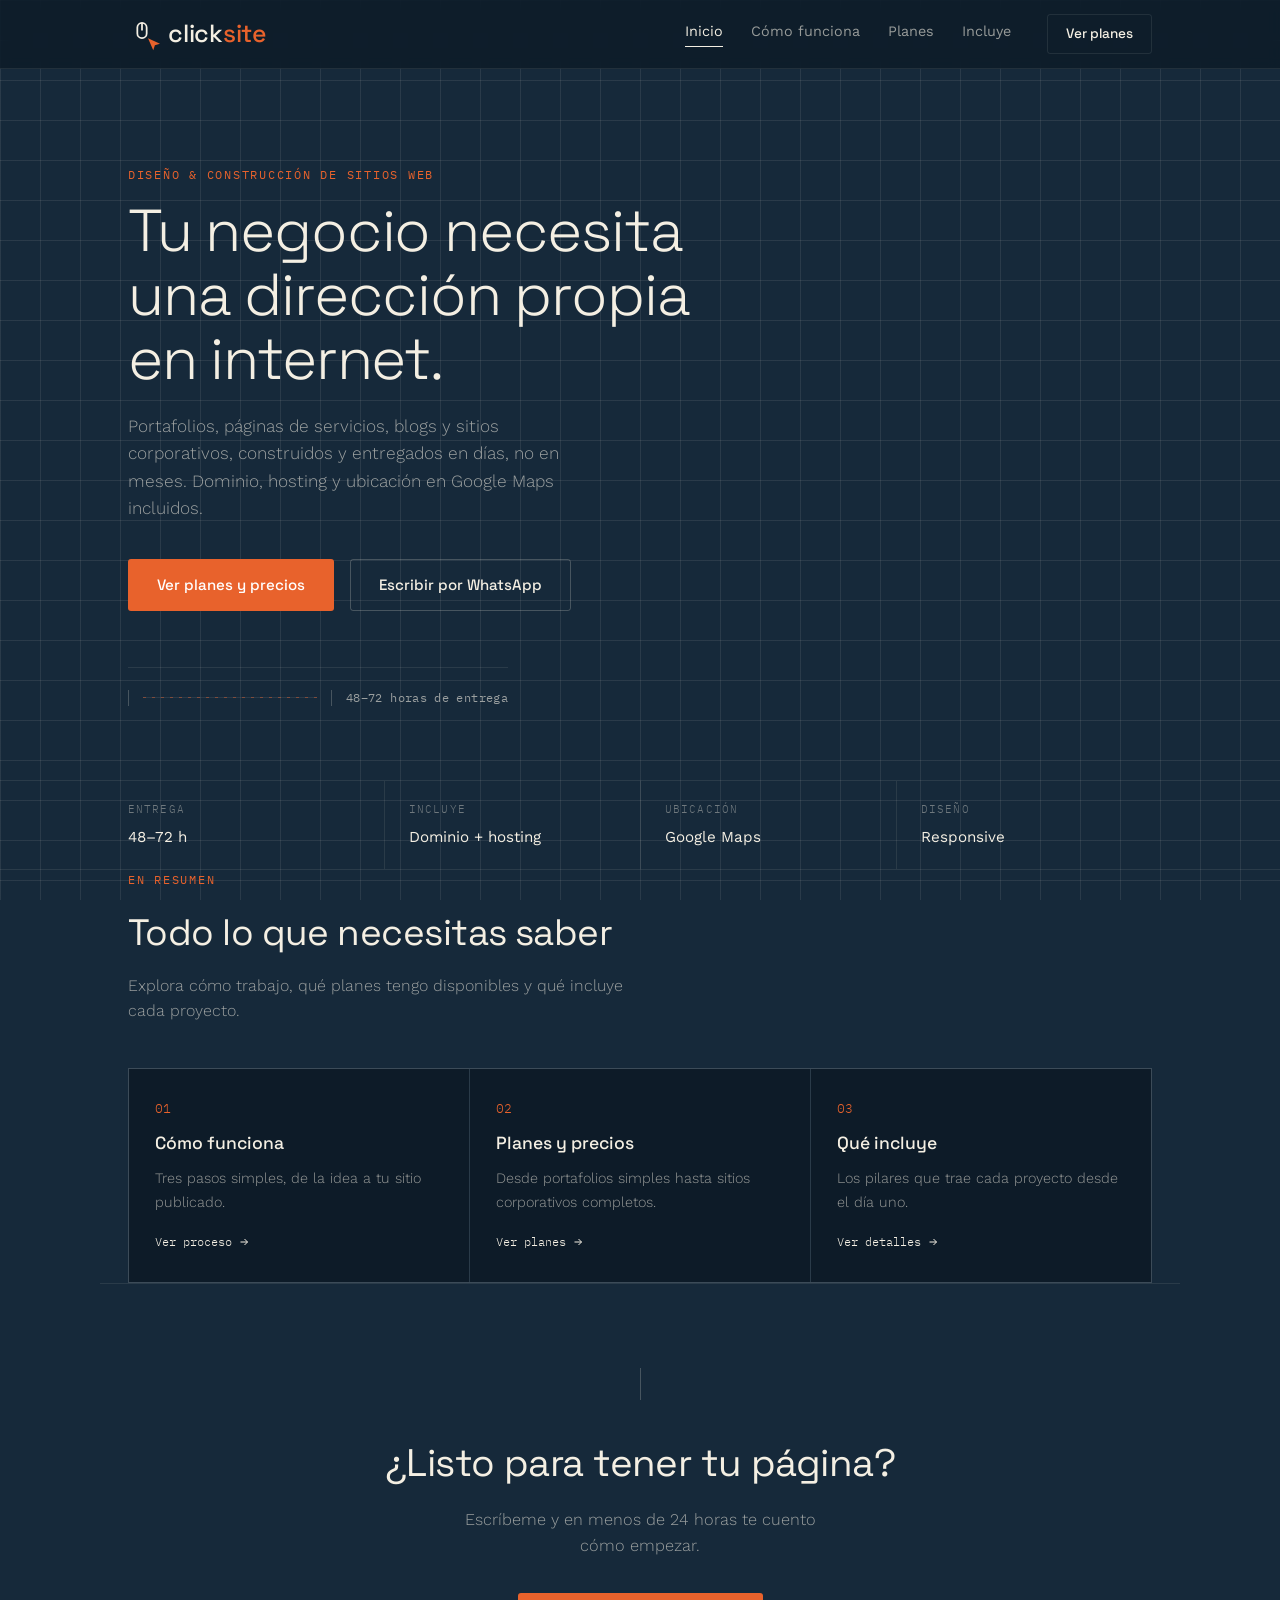
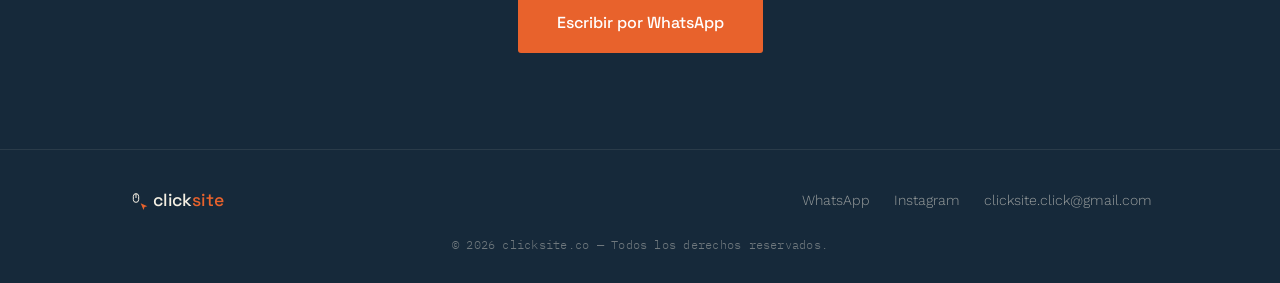
<file: index.html>
<!DOCTYPE html>
<html lang="es">
<head>
  <meta charset="UTF-8" />
  <meta name="viewport" content="width=device-width, initial-scale=1.0" />
  <title>ClickSite — Tu página web profesional en 72 horas</title>
  <link rel="preconnect" href="https://fonts.googleapis.com" />
  <link rel="preconnect" href="https://fonts.gstatic.com" crossorigin />
  <link href="https://fonts.googleapis.com/css2?family=Space+Grotesk:wght@300;400;500;600&family=Work+Sans:wght@300;400;500&family=IBM+Plex+Mono:wght@400;500&display=swap" rel="stylesheet" />
  <link rel="icon" type="image/svg+xml" href="favicon.svg" />
  <link rel="icon" type="image/x-icon" href="favicon.ico" />
  <link rel="apple-touch-icon" href="apple-touch-icon.png" />
  <link rel="stylesheet" href="style.css" />
</head>
<body>

  <div class="blueprint-bg"></div>

  <header class="site-header">
    <div class="wrap header-inner">
      <a href="index.html" class="brand">
        <span class="brand-mark" aria-hidden="true">
          <svg viewBox="0 0 24 24" width="18" height="18" fill="none" stroke="currentColor" stroke-width="1.5">
            <rect x="8" y="2.5" width="8" height="13" rx="4" />
            <line x1="12" y1="2.5" x2="12" y2="9" />
          </svg>
          <svg class="cursor-icon" viewBox="0 0 24 24" width="12" height="12" fill="currentColor">
            <path d="M4 3l7 16 2.2-6.8L20 10.2z" />
          </svg>
        </span>
        <span class="brand-name">click<span class="brand-dot">site</span></span>
      </a>
      <nav class="main-nav" aria-label="Secciones">
        <a href="index.html">Inicio</a>
        <a href="proceso.html">Cómo funciona</a>
        <a href="planes.html">Planes</a>
        <a href="incluye.html">Incluye</a>
      </nav>
      <a href="planes.html" class="btn btn-ghost">Ver planes</a>
    </div>
  </header>

  <main>

    <!-- HERO -->
    <section class="hero wrap">
      <p class="eyebrow reveal" style="--d:0">Diseño &amp; construcción de sitios web</p>
      <h1 class="hero-title reveal" style="--d:1">
        Tu negocio necesita<br />
        una dirección propia<br />
        en internet.
      </h1>
      <p class="hero-sub reveal" style="--d:2">
        Portafolios, páginas de servicios, blogs y sitios corporativos, construidos
        y entregados en días, no en meses. Dominio, hosting y ubicación en
        Google Maps incluidos.
      </p>
      <div class="hero-actions reveal" style="--d:3">
        <a href="planes.html" class="btn btn-primary">Ver planes y precios</a>
        <a href="https://wa.me/3249858782?text=Hola%2C%20buenas%20tardes%2C%20quiero%20crear%20mi%20p%C3%A1gina%20web%2C%20%C2%BFpodr%C3%ADas%20asesorarme%20o%20ayudarme%20a%20crearla%3F" class="btn btn-outline">Escribir por WhatsApp</a>
      </div>

      <div class="dimension-line reveal" style="--d:4">
        <span class="dim-start"></span>
        <span class="dim-track"><span class="dim-fill"></span></span>
        <span class="dim-end"></span>
        <span class="dim-label">48–72 horas de entrega</span>
      </div>
    </section>

    <!-- FICHA TÉCNICA -->
    <div class="specsheet">
      <div class="wrap specsheet-grid">
        <div class="spec-item">
          <span class="spec-label">Entrega</span>
          <span class="spec-value">48–72 h</span>
        </div>
        <div class="spec-item">
          <span class="spec-label">Incluye</span>
          <span class="spec-value">Dominio + hosting</span>
        </div>
        <div class="spec-item">
          <span class="spec-label">Ubicación</span>
          <span class="spec-value">Google Maps</span>
        </div>
        <div class="spec-item">
          <span class="spec-label">Diseño</span>
          <span class="spec-value">Responsive</span>
        </div>
      </div>
    </div>

    <!-- TEASER DE PÁGINAS -->
    <section class="wrap">
      <div class="section-header reveal-scroll">
        <p class="eyebrow">En resumen</p>
        <h2 class="section-title">Todo lo que necesitas saber</h2>
        <p class="section-sub">Explora cómo trabajo, qué planes tengo disponibles y qué incluye cada proyecto.</p>
      </div>
      <div class="teaser-grid">
        <a href="proceso.html" class="teaser-card reveal-scroll" style="--rd:0s">
          <span class="teaser-num">01</span>
          <h3>Cómo funciona</h3>
          <p>Tres pasos simples, de la idea a tu sitio publicado.</p>
          <span class="teaser-link">Ver proceso
            <svg width="12" height="12" viewBox="0 0 24 24" fill="none" stroke="currentColor" stroke-width="2"><path d="M5 12h14M13 6l6 6-6 6"/></svg>
          </span>
        </a>
        <a href="planes.html" class="teaser-card reveal-scroll" style="--rd:0.12s">
          <span class="teaser-num">02</span>
          <h3>Planes y precios</h3>
          <p>Desde portafolios simples hasta sitios corporativos completos.</p>
          <span class="teaser-link">Ver planes
            <svg width="12" height="12" viewBox="0 0 24 24" fill="none" stroke="currentColor" stroke-width="2"><path d="M5 12h14M13 6l6 6-6 6"/></svg>
          </span>
        </a>
        <a href="incluye.html" class="teaser-card reveal-scroll" style="--rd:0.24s">
          <span class="teaser-num">03</span>
          <h3>Qué incluye</h3>
          <p>Los pilares que trae cada proyecto desde el día uno.</p>
          <span class="teaser-link">Ver detalles
            <svg width="12" height="12" viewBox="0 0 24 24" fill="none" stroke="currentColor" stroke-width="2"><path d="M5 12h14M13 6l6 6-6 6"/></svg>
          </span>
        </a>
      </div>
    </section>

    <!-- CTA FINAL -->
    <section class="final-cta wrap reveal-scroll">
      <span class="final-rule" aria-hidden="true"></span>
      <h2>¿Listo para tener tu página?</h2>
      <p>Escríbeme y en menos de 24 horas te cuento cómo empezar.</p>
      <a href="https://wa.me/3249858782?text=Hola%2C%20buenas%20tardes%2C%20quiero%20crear%20mi%20p%C3%A1gina%20web%2C%20%C2%BFpodr%C3%ADas%20asesorarme%20o%20ayudarme%20a%20crearla%3F" class="btn btn-primary btn-large">Escribir por WhatsApp</a>
    </section>

  </main>

  <footer class="site-footer">
    <div class="wrap footer-inner">
      <span class="brand">
        <span class="brand-mark" aria-hidden="true">
          <svg viewBox="0 0 24 24" width="16" height="16" fill="none" stroke="currentColor" stroke-width="1.5">
            <rect x="8" y="2.5" width="8" height="13" rx="4" />
            <line x1="12" y1="2.5" x2="12" y2="9" />
          </svg>
          <svg class="cursor-icon" viewBox="0 0 24 24" width="10" height="10" fill="currentColor">
            <path d="M4 3l7 16 2.2-6.8L20 10.2z" />
          </svg>
        </span>
        <span class="brand-name">click<span class="brand-dot">site</span></span>
      </span>
      <div class="footer-links">
        <a href="https://wa.me/3249858782?text=Hola%2C%20buenas%20tardes%2C%20quiero%20crear%20mi%20p%C3%A1gina%20web%2C%20%C2%BFpodr%C3%ADas%20asesorarme%20o%20ayudarme%20a%20crearla%3F">WhatsApp</a>
        <a href="https://www.instagram.com/clicksite.click/">Instagram</a>
        <a href="https://mail.google.com/mail/?view=cm&fs=1&to=clicksite.click@gmail.com">clicksite.click@gmail.com</a>
      </div>
    </div>
    <p class="footer-legal">© 2026 clicksite.co — Todos los derechos reservados.</p>
  </footer>

  <script src="script.js"></script>
</body>
</html>
</file>
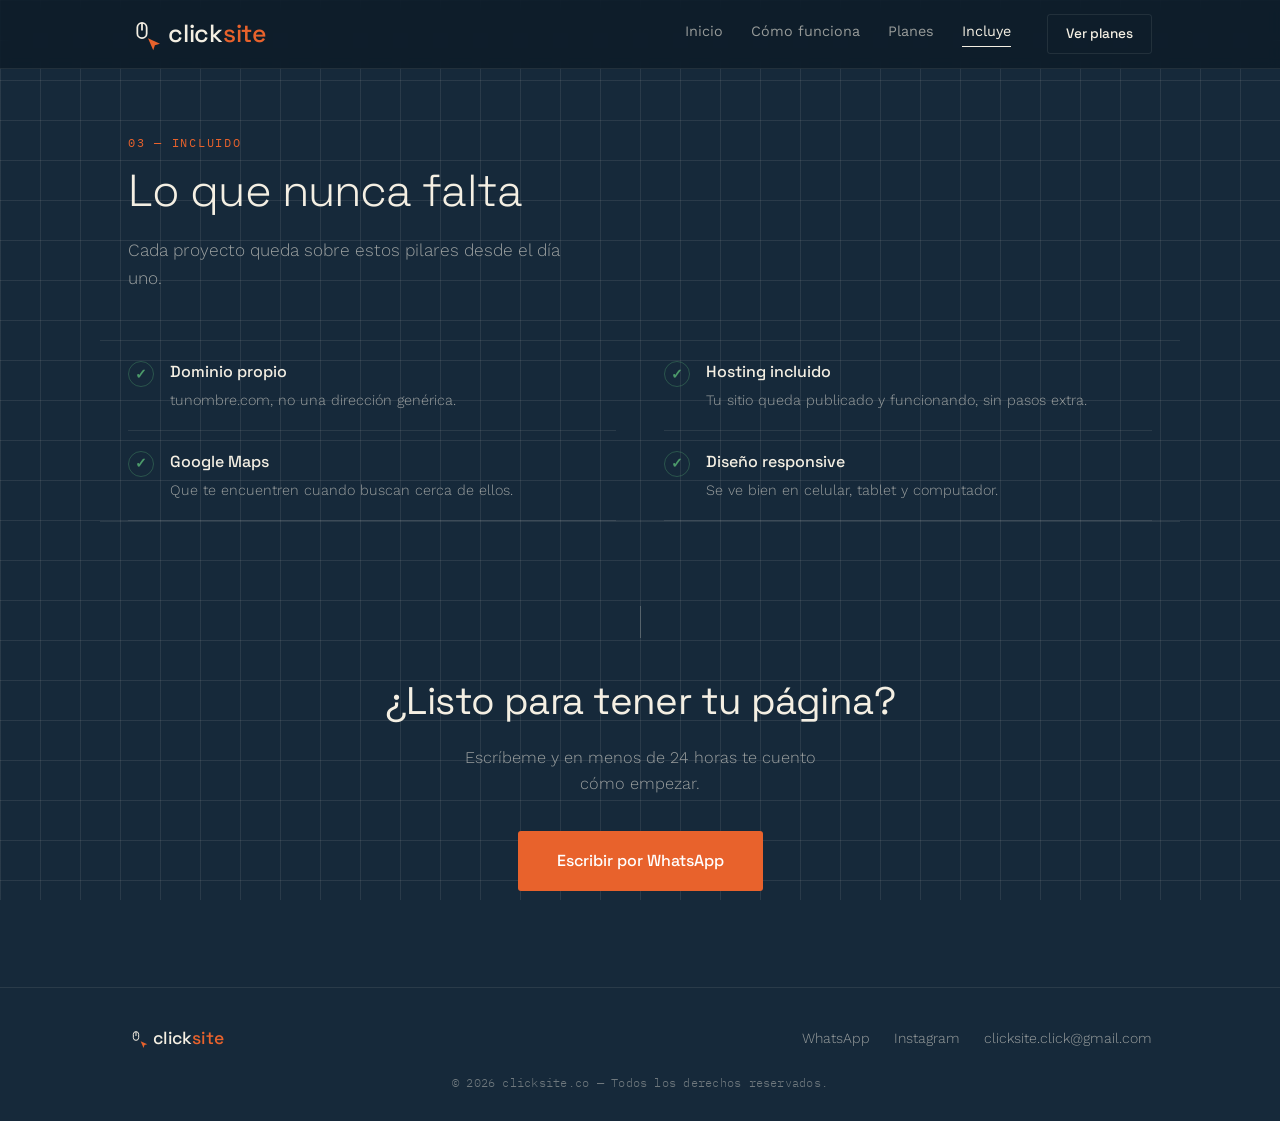
<file: incluye.html>
<!DOCTYPE html>
<html lang="es">
<head>
  <meta charset="UTF-8" />
  <meta name="viewport" content="width=device-width, initial-scale=1.0" />
  <title>Qué incluye — ClickSite</title>
  <link rel="preconnect" href="https://fonts.googleapis.com" />
  <link rel="preconnect" href="https://fonts.gstatic.com" crossorigin />
  <link href="https://fonts.googleapis.com/css2?family=Space+Grotesk:wght@300;400;500;600&family=Work+Sans:wght@300;400;500&family=IBM+Plex+Mono:wght@400;500&display=swap" rel="stylesheet" />
  <link rel="icon" type="image/svg+xml" href="favicon.svg" />
  <link rel="icon" type="image/x-icon" href="favicon.ico" />
  <link rel="apple-touch-icon" href="apple-touch-icon.png" />
  <link rel="stylesheet" href="style.css" />
</head>
<body>

  <div class="blueprint-bg"></div>

  <header class="site-header">
    <div class="wrap header-inner">
      <a href="index.html" class="brand">
        <span class="brand-mark" aria-hidden="true">
          <svg viewBox="0 0 24 24" width="18" height="18" fill="none" stroke="currentColor" stroke-width="1.5">
            <rect x="8" y="2.5" width="8" height="13" rx="4" />
            <line x1="12" y1="2.5" x2="12" y2="9" />
          </svg>
          <svg class="cursor-icon" viewBox="0 0 24 24" width="12" height="12" fill="currentColor">
            <path d="M4 3l7 16 2.2-6.8L20 10.2z" />
          </svg>
        </span>
        <span class="brand-name">click<span class="brand-dot">site</span></span>
      </a>
      <nav class="main-nav" aria-label="Secciones">
        <a href="index.html">Inicio</a>
        <a href="proceso.html">Cómo funciona</a>
        <a href="planes.html">Planes</a>
        <a href="incluye.html">Incluye</a>
      </nav>
      <a href="planes.html" class="btn btn-ghost">Ver planes</a>
    </div>
  </header>

  <main>

    <div class="page-hero wrap reveal" style="--d:0">
      <p class="eyebrow">03 — Incluido</p>
      <h1 class="hero-title" style="font-size:clamp(2rem,4.4vw,2.8rem)">Lo que nunca falta</h1>
      <p class="hero-sub" style="margin-bottom:0">Cada proyecto queda sobre estos pilares desde el día uno.</p>
    </div>

    <section class="includes wrap" style="border-top:none">
      <div class="includes-grid">
        <div class="include-item reveal-scroll" style="--rd:0s">
          <span class="include-mark">✓</span>
          <div>
            <h4>Dominio propio</h4>
            <p>tunombre.com, no una dirección genérica.</p>
          </div>
        </div>
        <div class="include-item reveal-scroll" style="--rd:0.08s">
          <span class="include-mark">✓</span>
          <div>
            <h4>Hosting incluido</h4>
            <p>Tu sitio queda publicado y funcionando, sin pasos extra.</p>
          </div>
        </div>
        <div class="include-item reveal-scroll" style="--rd:0.16s">
          <span class="include-mark">✓</span>
          <div>
            <h4>Google Maps</h4>
            <p>Que te encuentren cuando buscan cerca de ellos.</p>
          </div>
        </div>
        <div class="include-item reveal-scroll" style="--rd:0.24s">
          <span class="include-mark">✓</span>
          <div>
            <h4>Diseño responsive</h4>
            <p>Se ve bien en celular, tablet y computador.</p>
          </div>
        </div>
      </div>
    </section>

    <section class="final-cta wrap reveal-scroll">
      <span class="final-rule" aria-hidden="true"></span>
      <h2>¿Listo para tener tu página?</h2>
      <p>Escríbeme y en menos de 24 horas te cuento cómo empezar.</p>
      <a href="https://wa.me/3249858782?text=Hola%2C%20buenas%20tardes%2C%20quiero%20crear%20mi%20p%C3%A1gina%20web%2C%20%C2%BFpodr%C3%ADas%20asesorarme%20o%20ayudarme%20a%20crearla%3F" class="btn btn-primary btn-large">Escribir por WhatsApp</a>
    </section>

  </main>

  <footer class="site-footer">
    <div class="wrap footer-inner">
      <span class="brand">
        <span class="brand-mark" aria-hidden="true">
          <svg viewBox="0 0 24 24" width="16" height="16" fill="none" stroke="currentColor" stroke-width="1.5">
            <rect x="8" y="2.5" width="8" height="13" rx="4" />
            <line x1="12" y1="2.5" x2="12" y2="9" />
          </svg>
          <svg class="cursor-icon" viewBox="0 0 24 24" width="10" height="10" fill="currentColor">
            <path d="M4 3l7 16 2.2-6.8L20 10.2z" />
          </svg>
        </span>
        <span class="brand-name">click<span class="brand-dot">site</span></span>
      </span>
      <div class="footer-links">
        <a href="https://wa.me/3249858782?text=Hola%2C%20buenas%20tardes%2C%20quiero%20crear%20mi%20p%C3%A1gina%20web%2C%20%C2%BFpodr%C3%ADas%20asesorarme%20o%20ayudarme%20a%20crearla%3F">WhatsApp</a>
        <a href="https://www.instagram.com/clicksite.click/">Instagram</a>
        <a href="https://mail.google.com/mail/?view=cm&fs=1&to=clicksite.click@gmail.com">clicksite.click@gmail.com</a>
      </div>
    </div>
    <p class="footer-legal">© 2026 clicksite.co — Todos los derechos reservados.</p>
  </footer>

  <script src="script.js"></script>
</body>
</html>
</file>
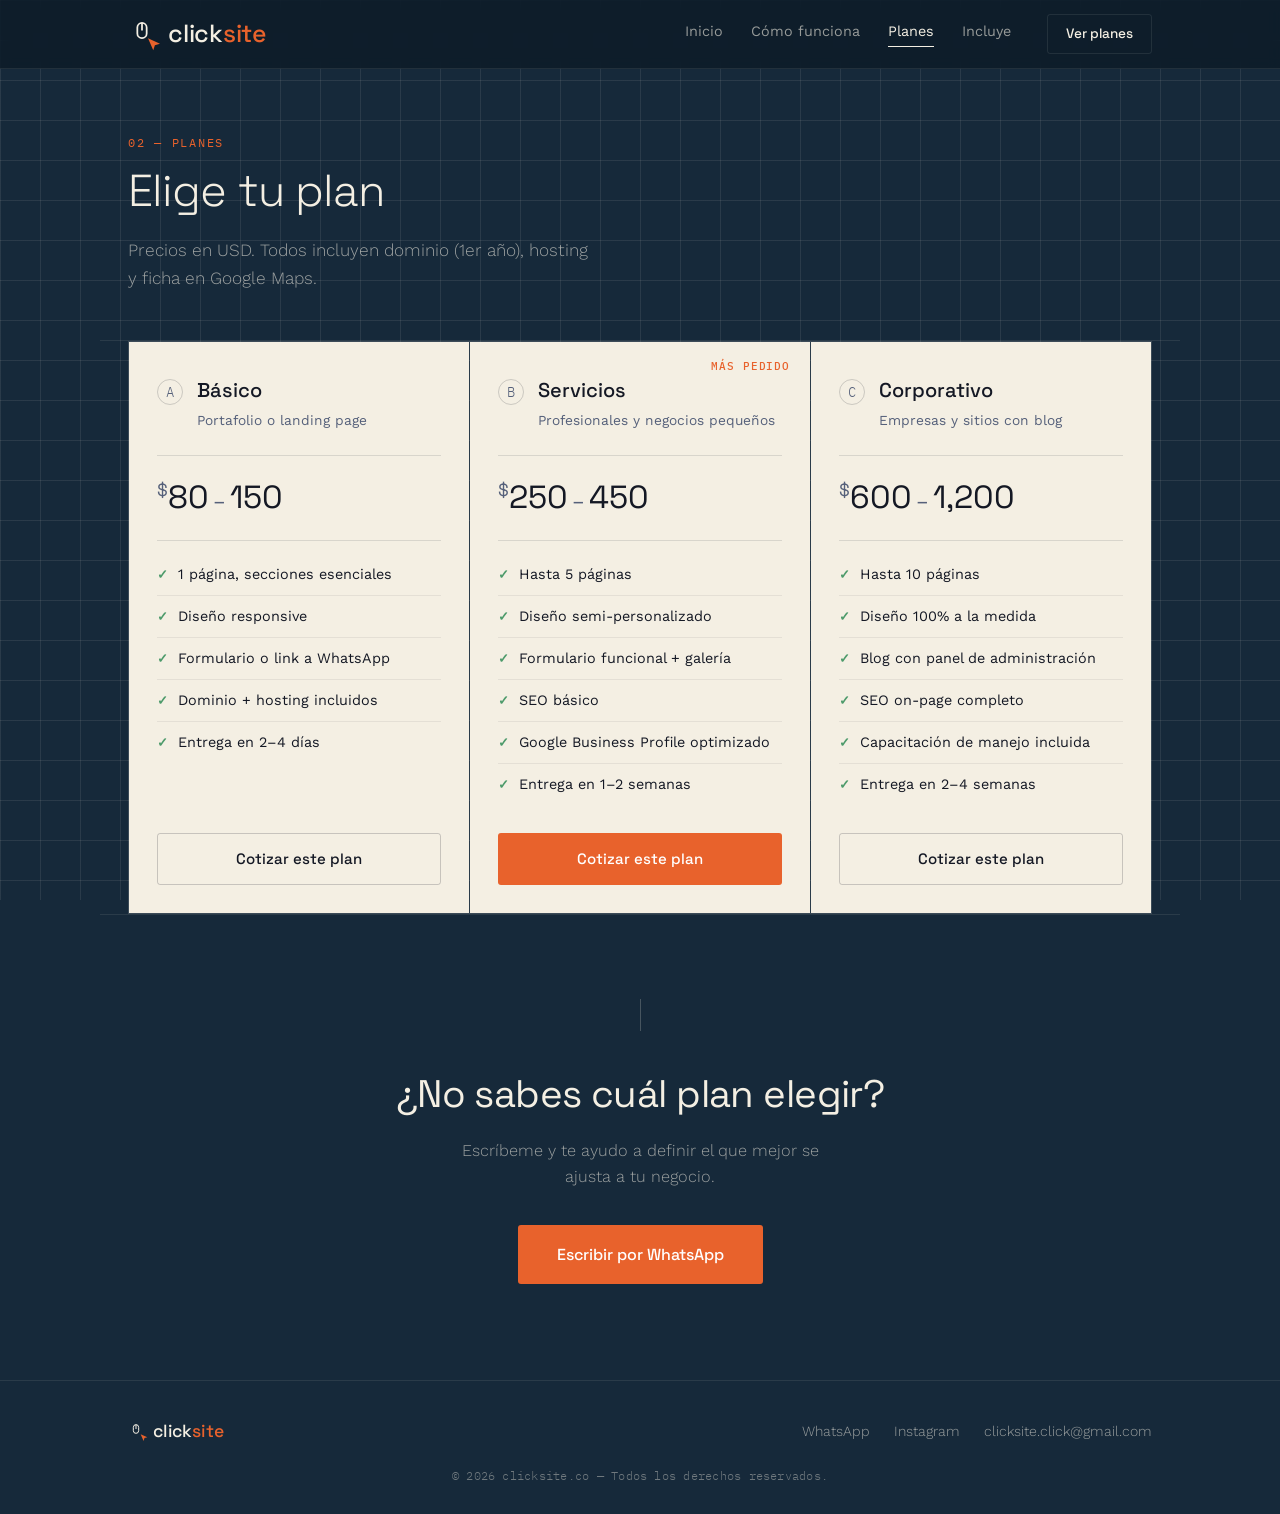
<file: planes.html>
<!DOCTYPE html>
<html lang="es">
<head>
  <meta charset="UTF-8" />
  <meta name="viewport" content="width=device-width, initial-scale=1.0" />
  <title>Planes y precios — ClickSite</title>
  <link rel="preconnect" href="https://fonts.googleapis.com" />
  <link rel="preconnect" href="https://fonts.gstatic.com" crossorigin />
  <link href="https://fonts.googleapis.com/css2?family=Space+Grotesk:wght@300;400;500;600&family=Work+Sans:wght@300;400;500&family=IBM+Plex+Mono:wght@400;500&display=swap" rel="stylesheet" />
  <link rel="icon" type="image/svg+xml" href="favicon.svg" />
  <link rel="icon" type="image/x-icon" href="favicon.ico" />
  <link rel="apple-touch-icon" href="apple-touch-icon.png" />
  <link rel="stylesheet" href="style.css" />
</head>
<body>

  <div class="blueprint-bg"></div>

  <header class="site-header">
    <div class="wrap header-inner">
      <a href="index.html" class="brand">
        <span class="brand-mark" aria-hidden="true">
          <svg viewBox="0 0 24 24" width="18" height="18" fill="none" stroke="currentColor" stroke-width="1.5">
            <rect x="8" y="2.5" width="8" height="13" rx="4" />
            <line x1="12" y1="2.5" x2="12" y2="9" />
          </svg>
          <svg class="cursor-icon" viewBox="0 0 24 24" width="12" height="12" fill="currentColor">
            <path d="M4 3l7 16 2.2-6.8L20 10.2z" />
          </svg>
        </span>
        <span class="brand-name">click<span class="brand-dot">site</span></span>
      </a>
      <nav class="main-nav" aria-label="Secciones">
        <a href="index.html">Inicio</a>
        <a href="proceso.html">Cómo funciona</a>
        <a href="planes.html">Planes</a>
        <a href="incluye.html">Incluye</a>
      </nav>
      <a href="planes.html" class="btn btn-ghost">Ver planes</a>
    </div>
  </header>

  <main>

    <div class="page-hero wrap reveal" style="--d:0">
      <p class="eyebrow">02 — Planes</p>
      <h1 class="hero-title" style="font-size:clamp(2rem,4.4vw,2.8rem)">Elige tu plan</h1>
      <p class="hero-sub" style="margin-bottom:0">Precios en USD. Todos incluyen dominio (1er año), hosting y ficha en Google Maps.</p>
    </div>

    <section class="plans wrap" style="border-top:none">
      <div class="plans-grid">

        <article class="plan-card reveal-scroll" style="--rd:0s">
          <div class="plan-head">
            <span class="plan-index">A</span>
            <div>
              <h3>Básico</h3>
              <p class="plan-for">Portafolio o landing page</p>
            </div>
          </div>
          <div class="plan-price"><span class="cur">$</span>80<span class="dash">–</span>150</div>
          <ul class="plan-list">
            <li>1 página, secciones esenciales</li>
            <li>Diseño responsive</li>
            <li>Formulario o link a WhatsApp</li>
            <li>Dominio + hosting incluidos</li>
            <li>Entrega en 2–4 días</li>
          </ul>
          <a href="https://wa.me/3249858782?text=Hola%2C%20buenas%20tardes%2C%20quiero%20saber%20m%C3%A1s%20sobre%20el%20plan%20B%C3%A1sico%20(portafolio%20o%20landing%20page)." class="btn btn-outline plan-cta">Cotizar este plan</a>
        </article>

        <article class="plan-card plan-featured reveal-scroll" style="--rd:0.12s">
          <div class="plan-flag">Más pedido</div>
          <div class="plan-head">
            <span class="plan-index">B</span>
            <div>
              <h3>Servicios</h3>
              <p class="plan-for">Profesionales y negocios pequeños</p>
            </div>
          </div>
          <div class="plan-price"><span class="cur">$</span>250<span class="dash">–</span>450</div>
          <ul class="plan-list">
            <li>Hasta 5 páginas</li>
            <li>Diseño semi-personalizado</li>
            <li>Formulario funcional + galería</li>
            <li>SEO básico</li>
            <li>Google Business Profile optimizado</li>
            <li>Entrega en 1–2 semanas</li>
          </ul>
          <a href="https://wa.me/3249858782?text=Hola%2C%20buenas%20tardes%2C%20quiero%20saber%20m%C3%A1s%20sobre%20el%20plan%20Servicios." class="btn btn-primary plan-cta">Cotizar este plan</a>
        </article>

        <article class="plan-card reveal-scroll" style="--rd:0.24s">
          <div class="plan-head">
            <span class="plan-index">C</span>
            <div>
              <h3>Corporativo</h3>
              <p class="plan-for">Empresas y sitios con blog</p>
            </div>
          </div>
          <div class="plan-price"><span class="cur">$</span>600<span class="dash">–</span>1,200</div>
          <ul class="plan-list">
            <li>Hasta 10 páginas</li>
            <li>Diseño 100% a la medida</li>
            <li>Blog con panel de administración</li>
            <li>SEO on-page completo</li>
            <li>Capacitación de manejo incluida</li>
            <li>Entrega en 2–4 semanas</li>
          </ul>
          <a href="https://wa.me/3249858782?text=Hola%2C%20buenas%20tardes%2C%20quiero%20saber%20m%C3%A1s%20sobre%20el%20plan%20Corporativo." class="btn btn-outline plan-cta">Cotizar este plan</a>
        </article>

      </div>
    </section>

    <section class="final-cta wrap reveal-scroll">
      <span class="final-rule" aria-hidden="true"></span>
      <h2>¿No sabes cuál plan elegir?</h2>
      <p>Escríbeme y te ayudo a definir el que mejor se ajusta a tu negocio.</p>
      <a href="https://wa.me/3249858782?text=Hola%2C%20buenas%20tardes%2C%20quiero%20crear%20mi%20p%C3%A1gina%20web%2C%20%C2%BFpodr%C3%ADas%20asesorarme%20o%20ayudarme%20a%20crearla%3F" class="btn btn-primary btn-large">Escribir por WhatsApp</a>
    </section>

  </main>

  <footer class="site-footer">
    <div class="wrap footer-inner">
      <span class="brand">
        <span class="brand-mark" aria-hidden="true">
          <svg viewBox="0 0 24 24" width="16" height="16" fill="none" stroke="currentColor" stroke-width="1.5">
            <rect x="8" y="2.5" width="8" height="13" rx="4" />
            <line x1="12" y1="2.5" x2="12" y2="9" />
          </svg>
          <svg class="cursor-icon" viewBox="0 0 24 24" width="10" height="10" fill="currentColor">
            <path d="M4 3l7 16 2.2-6.8L20 10.2z" />
          </svg>
        </span>
        <span class="brand-name">click<span class="brand-dot">site</span></span>
      </span>
      <div class="footer-links">
        <a href="https://wa.me/3249858782?text=Hola%2C%20buenas%20tardes%2C%20quiero%20crear%20mi%20p%C3%A1gina%20web%2C%20%C2%BFpodr%C3%ADas%20asesorarme%20o%20ayudarme%20a%20crearla%3F">WhatsApp</a>
        <a href="https://www.instagram.com/clicksite.click/">Instagram</a>
        <a href="https://mail.google.com/mail/?view=cm&fs=1&to=clicksite.click@gmail.com">clicksite.click@gmail.com</a>
      </div>
    </div>
    <p class="footer-legal">© 2026 clicksite.co — Todos los derechos reservados.</p>
  </footer>

  <script src="script.js"></script>
</body>
</html>
</file>
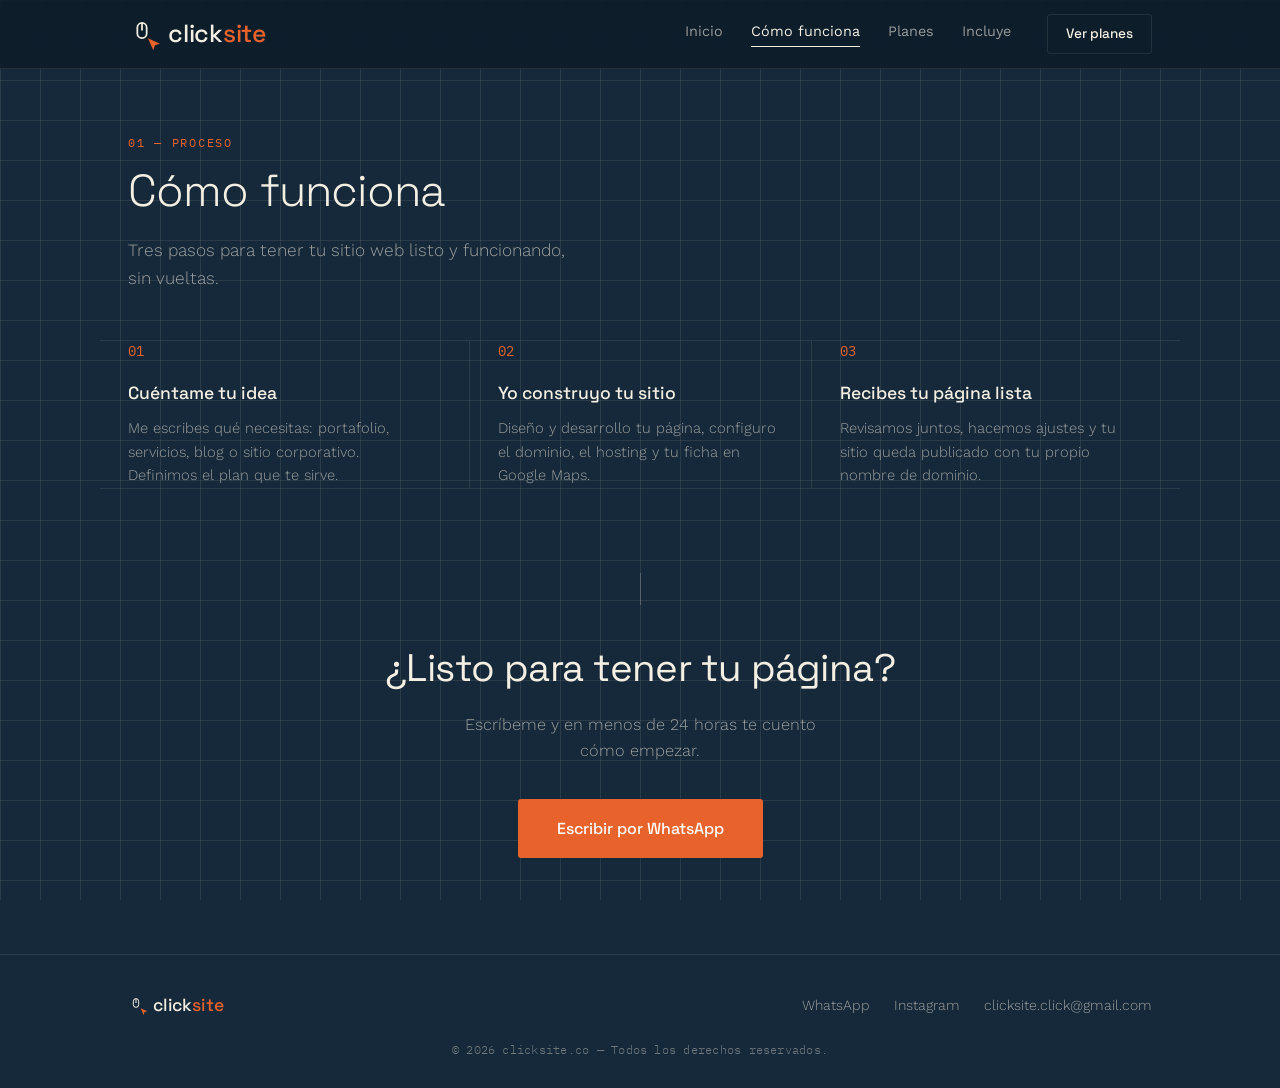
<file: proceso.html>
<!DOCTYPE html>
<html lang="es">
<head>
  <meta charset="UTF-8" />
  <meta name="viewport" content="width=device-width, initial-scale=1.0" />
  <title>Cómo funciona — ClickSite</title>
  <link rel="preconnect" href="https://fonts.googleapis.com" />
  <link rel="preconnect" href="https://fonts.gstatic.com" crossorigin />
  <link href="https://fonts.googleapis.com/css2?family=Space+Grotesk:wght@300;400;500;600&family=Work+Sans:wght@300;400;500&family=IBM+Plex+Mono:wght@400;500&display=swap" rel="stylesheet" />
  <link rel="icon" type="image/svg+xml" href="favicon.svg" />
  <link rel="icon" type="image/x-icon" href="favicon.ico" />
  <link rel="apple-touch-icon" href="apple-touch-icon.png" />
  <link rel="stylesheet" href="style.css" />
</head>
<body>

  <div class="blueprint-bg"></div>

  <header class="site-header">
    <div class="wrap header-inner">
      <a href="index.html" class="brand">
        <span class="brand-mark" aria-hidden="true">
          <svg viewBox="0 0 24 24" width="18" height="18" fill="none" stroke="currentColor" stroke-width="1.5">
            <rect x="8" y="2.5" width="8" height="13" rx="4" />
            <line x1="12" y1="2.5" x2="12" y2="9" />
          </svg>
          <svg class="cursor-icon" viewBox="0 0 24 24" width="12" height="12" fill="currentColor">
            <path d="M4 3l7 16 2.2-6.8L20 10.2z" />
          </svg>
        </span>
        <span class="brand-name">click<span class="brand-dot">site</span></span>
      </a>
      <nav class="main-nav" aria-label="Secciones">
        <a href="index.html">Inicio</a>
        <a href="proceso.html">Cómo funciona</a>
        <a href="planes.html">Planes</a>
        <a href="incluye.html">Incluye</a>
      </nav>
      <a href="planes.html" class="btn btn-ghost">Ver planes</a>
    </div>
  </header>

  <main>

    <div class="page-hero wrap reveal" style="--d:0">
      <p class="eyebrow">01 — Proceso</p>
      <h1 class="hero-title" style="font-size:clamp(2rem,4.4vw,2.8rem)">Cómo funciona</h1>
      <p class="hero-sub" style="margin-bottom:0">Tres pasos para tener tu sitio web listo y funcionando, sin vueltas.</p>
    </div>

    <section class="process wrap" style="border-top:none">
      <div class="process-grid">
        <div class="process-step reveal-scroll" style="--rd:0s">
          <span class="step-num">01</span>
          <h3>Cuéntame tu idea</h3>
          <p>Me escribes qué necesitas: portafolio, servicios, blog o sitio corporativo. Definimos el plan que te sirve.</p>
        </div>
        <div class="process-step reveal-scroll" style="--rd:0.12s">
          <span class="step-num">02</span>
          <h3>Yo construyo tu sitio</h3>
          <p>Diseño y desarrollo tu página, configuro el dominio, el hosting y tu ficha en Google Maps.</p>
        </div>
        <div class="process-step reveal-scroll" style="--rd:0.24s">
          <span class="step-num">03</span>
          <h3>Recibes tu página lista</h3>
          <p>Revisamos juntos, hacemos ajustes y tu sitio queda publicado con tu propio nombre de dominio.</p>
        </div>
      </div>
    </section>

    <section class="final-cta wrap reveal-scroll">
      <span class="final-rule" aria-hidden="true"></span>
      <h2>¿Listo para tener tu página?</h2>
      <p>Escríbeme y en menos de 24 horas te cuento cómo empezar.</p>
      <a href="https://wa.me/3249858782?text=Hola%2C%20buenas%20tardes%2C%20quiero%20crear%20mi%20p%C3%A1gina%20web%2C%20%C2%BFpodr%C3%ADas%20asesorarme%20o%20ayudarme%20a%20crearla%3F" class="btn btn-primary btn-large">Escribir por WhatsApp</a>
    </section>

  </main>

  <footer class="site-footer">
    <div class="wrap footer-inner">
      <span class="brand">
        <span class="brand-mark" aria-hidden="true">
          <svg viewBox="0 0 24 24" width="16" height="16" fill="none" stroke="currentColor" stroke-width="1.5">
            <rect x="8" y="2.5" width="8" height="13" rx="4" />
            <line x1="12" y1="2.5" x2="12" y2="9" />
          </svg>
          <svg class="cursor-icon" viewBox="0 0 24 24" width="10" height="10" fill="currentColor">
            <path d="M4 3l7 16 2.2-6.8L20 10.2z" />
          </svg>
        </span>
        <span class="brand-name">click<span class="brand-dot">site</span></span>
      </span>
      <div class="footer-links">
        <a href="https://wa.me/3249858782?text=Hola%2C%20buenas%20tardes%2C%20quiero%20crear%20mi%20p%C3%A1gina%20web%2C%20%C2%BFpodr%C3%ADas%20asesorarme%20o%20ayudarme%20a%20crearla%3F">WhatsApp</a>
        <a href="https://www.instagram.com/clicksite.click/">Instagram</a>
        <a href="https://mail.google.com/mail/?view=cm&fs=1&to=clicksite.click@gmail.com">clicksite.click@gmail.com</a>
      </div>
    </div>
    <p class="footer-legal">© 2026 clicksite.co — Todos los derechos reservados.</p>
  </footer>

  <script src="script.js"></script>
</body>
</html>
</file>
<file: style.css>
/* ============================================
   Tokens
============================================ */
:root {
  --blue-deep: #0d1b28;
  --blue-mid: #16293a;
  --line: rgba(244, 239, 227, 0.09);
  --line-strong: rgba(244, 239, 227, 0.22);
  --paper: #f4efe3;
  --ink: #141824;
  --ink-soft: #55607a;
  --rust: #e8622c;
  --mute: rgba(244, 239, 227, 0.6);
  --mute-soft: rgba(244, 239, 227, 0.4);
  --green: #4c9a6a;

  --font-display: "Space Grotesk", sans-serif;
  --font-body: "Work Sans", sans-serif;
  --font-mono: "IBM Plex Mono", monospace;

  --radius: 3px;
  --transition: 0.2s ease;
  --transition-slow: 0.6s cubic-bezier(0.22, 1, 0.36, 1);
}

* {
  margin: 0;
  padding: 0;
  box-sizing: border-box;
}

html {
  scroll-behavior: smooth;
}

body {
  background: var(--blue-mid);
  color: var(--paper);
  font-family: var(--font-body);
  font-weight: 300;
  line-height: 1.6;
  -webkit-font-smoothing: antialiased;
  -moz-osx-font-smoothing: grayscale;
  opacity: 0;
}

/* Transición de entrada de página */
body.page-ready {
  animation: page-in 0.5s ease forwards;
}

@keyframes page-in {
  from { opacity: 0; }
  to { opacity: 1; }
}

.wrap {
  max-width: 1080px;
  margin: 0 auto;
  padding: 0 28px;
}

a {
  color: inherit;
}

/* ============================================
   Blueprint background
============================================ */
.blueprint-bg {
  position: fixed;
  inset: 0;
  z-index: -1;
  background: var(--blue-mid);
  background-image:
    linear-gradient(var(--line) 1px, transparent 1px),
    linear-gradient(90deg, var(--line) 1px, transparent 1px);
  background-size: 40px 40px;
}

/* ============================================
   Eyebrow / mono labels
============================================ */
.eyebrow {
  font-family: var(--font-mono);
  font-size: 0.78rem;
  font-weight: 400;
  letter-spacing: 0.14em;
  text-transform: uppercase;
  color: var(--rust);
  margin-bottom: 14px;
}

/* ============================================
   Reveal on scroll — animación corporativa principal
============================================ */
.reveal-scroll {
  opacity: 0;
  transform: translateY(22px);
  transition: opacity 0.7s cubic-bezier(0.22, 1, 0.36, 1),
              transform 0.7s cubic-bezier(0.22, 1, 0.36, 1);
  transition-delay: var(--rd, 0s);
}

.reveal-scroll.is-visible {
  opacity: 1;
  transform: translateY(0);
}

/* Reveal inmediato del hero (sin esperar scroll) */
.reveal {
  opacity: 0;
  transform: translateY(14px);
  animation: reveal-in 0.7s cubic-bezier(0.22, 1, 0.36, 1) forwards;
  animation-delay: calc(var(--d) * 0.1s);
}

@keyframes reveal-in {
  to { opacity: 1; transform: translateY(0); }
}

/* ============================================
   Botones — con barrido de luz al hover
============================================ */
.btn {
  position: relative;
  display: inline-flex;
  align-items: center;
  justify-content: center;
  gap: 8px;
  font-family: var(--font-display);
  font-weight: 500;
  font-size: 0.94rem;
  padding: 13px 28px;
  border-radius: var(--radius);
  text-decoration: none;
  border: 1px solid transparent;
  transition: var(--transition);
  cursor: pointer;
  overflow: hidden;
}

.btn::before {
  content: '';
  position: absolute;
  top: 0;
  left: -60%;
  width: 40%;
  height: 100%;
  background: linear-gradient(120deg, transparent, rgba(255, 255, 255, 0.25), transparent);
  transform: skewX(-20deg);
  transition: left 0.55s ease;
}

.btn:hover::before {
  left: 130%;
}

.btn-primary {
  background: var(--rust);
  color: #fff;
}

.btn-primary:hover {
  background: #d1551f;
}

.btn-outline {
  background: transparent;
  color: var(--paper);
  border-color: var(--line-strong);
}

.btn-outline:hover {
  border-color: var(--paper);
}

.btn-ghost {
  background: transparent;
  color: var(--paper);
  padding: 8px 18px;
  border: 1px solid var(--line);
  font-size: 0.85rem;
}

.btn-ghost:hover {
  border-color: var(--line-strong);
}

.btn-large {
  padding: 16px 38px;
  font-size: 1rem;
}

/* ============================================
   Header
============================================ */
.site-header {
  padding: 14px 0;
  border-bottom: 1px solid var(--line);
  position: sticky;
  top: 0;
  z-index: 100;
  background: rgba(13, 27, 40, 0.82);
  backdrop-filter: blur(6px);
}

.header-inner {
  display: flex;
  align-items: center;
  justify-content: space-between;
  gap: 24px;
}

.brand {
  display: flex;
  align-items: center;
  gap: 9px;
  font-family: var(--font-display);
  font-weight: 500;
  font-size: 1.1rem;
  letter-spacing: -0.01em;
  text-decoration: none;
}

.site-header .brand {
  gap: 12px;
  font-size: 1.55rem;
}

.brand-mark {
  position: relative;
  display: inline-flex;
  color: var(--paper);
  flex-shrink: 0;
  transition: transform 0.4s cubic-bezier(0.22, 1, 0.36, 1);
}

.site-header .brand-mark svg {
  width: 28px;
  height: 28px;
}

.site-header .brand-mark .cursor-icon {
  width: 18px;
  height: 18px;
  right: -7px;
  bottom: -6px;
}

.brand:hover .brand-mark {
  transform: rotate(-8deg);
}

.brand-mark .cursor-icon {
  position: absolute;
  right: -5px;
  bottom: -4px;
  color: var(--rust);
}

.brand-dot {
  color: var(--rust);
}

.main-nav {
  display: flex;
  gap: 28px;
  margin-left: auto;
  margin-right: 12px;
}

.main-nav a {
  position: relative;
  font-size: 0.9rem;
  font-weight: 400;
  color: var(--mute);
  text-decoration: none;
  transition: var(--transition);
  padding-bottom: 4px;
}

.main-nav a::after {
  content: '';
  position: absolute;
  left: 0;
  bottom: 0;
  width: 100%;
  height: 1px;
  background: var(--rust);
  transform: scaleX(0);
  transform-origin: left;
  transition: transform 0.3s cubic-bezier(0.22, 1, 0.36, 1);
}

.main-nav a:hover {
  color: var(--paper);
}

.main-nav a:hover::after {
  transform: scaleX(1);
}

.main-nav a.is-active {
  color: var(--paper);
}

.main-nav a.is-active::after {
  transform: scaleX(1);
  background: var(--paper);
}

/* ============================================
   Hero
============================================ */
.hero {
  padding: 96px 28px 72px;
}

.hero-title {
  font-family: var(--font-display);
  font-weight: 300;
  font-size: clamp(2.3rem, 5.6vw, 3.7rem);
  line-height: 1.08;
  margin: 0 0 22px;
  letter-spacing: -0.02em;
  color: var(--paper);
}

.hero-sub {
  font-size: 1.08rem;
  font-weight: 300;
  color: var(--mute);
  max-width: 46ch;
  margin: 0 0 36px;
}

.hero-actions {
  display: flex;
  gap: 16px;
  flex-wrap: wrap;
  margin-bottom: 56px;
}

/* Línea de dimensión — se dibuja al entrar en pantalla */
.dimension-line {
  display: flex;
  align-items: center;
  gap: 14px;
  max-width: 380px;
  padding-top: 20px;
  border-top: 1px solid var(--line);
}

.dim-start,
.dim-end {
  width: 1px;
  height: 16px;
  background: var(--line-strong);
  flex-shrink: 0;
}

.dim-track {
  flex: 1;
  height: 1px;
  background: var(--line);
  position: relative;
  overflow: hidden;
}

.dim-fill {
  position: absolute;
  left: 0;
  top: -3px;
  width: 100%;
  height: 7px;
  background-image: repeating-linear-gradient(90deg,
      rgba(232, 98, 44, 0.45),
      rgba(232, 98, 44, 0.45) 3px,
      transparent 3px,
      transparent 9px);
  transform: scaleX(0);
  transform-origin: left;
  transition: transform 0.9s cubic-bezier(0.22, 1, 0.36, 1);
}

.dim-track.dim-fill-visible .dim-fill {
  transform: scaleX(1);
}

.dim-label {
  font-family: var(--font-mono);
  font-size: 0.76rem;
  font-weight: 400;
  color: var(--mute);
  white-space: nowrap;
  letter-spacing: 0.03em;
}

/* ============================================
   Ficha técnica
============================================ */
.specsheet {
  border-top: 1px solid var(--line);
  border-bottom: 1px solid var(--line);
}

.specsheet-grid {
  display: grid;
  grid-template-columns: repeat(4, 1fr);
}

.spec-item {
  display: flex;
  flex-direction: column;
  gap: 6px;
  padding: 20px 24px;
  border-left: 1px solid var(--line);
  transition: background var(--transition);
}

.spec-item:hover {
  background: rgba(244, 239, 227, 0.03);
}

.spec-item:first-child {
  border-left: none;
  padding-left: 0;
}

.spec-label {
  font-family: var(--font-mono);
  font-size: 0.7rem;
  letter-spacing: 0.1em;
  text-transform: uppercase;
  color: var(--mute-soft);
}

.spec-value {
  font-size: 0.95rem;
  font-weight: 400;
  color: var(--paper);
}

/* ============================================
   Secciones
============================================ */
section {
  padding: 72px 0;
}

.page-hero {
  padding: 64px 28px 48px;
  border-bottom: 1px solid var(--line);
}

.section-header {
  margin-bottom: 44px;
  max-width: 52ch;
}

.section-title {
  font-family: var(--font-display);
  font-weight: 400;
  font-size: clamp(1.7rem, 3.2vw, 2.3rem);
  letter-spacing: -0.015em;
  margin: 0 0 10px;
}

.section-sub {
  color: var(--mute);
  font-size: 1rem;
  font-weight: 300;
  margin: 0;
}

/* ============================================
   Proceso
============================================ */
.process {
  border-top: 1px solid var(--line);
}

.process-grid {
  display: grid;
  grid-template-columns: repeat(3, 1fr);
}

.process-step {
  padding-left: 28px;
  border-left: 1px solid var(--line);
  transition: border-color var(--transition);
}

.process-step:hover {
  border-left-color: var(--rust);
}

.process-step:first-child {
  border-left: none;
  padding-left: 0;
}

.process-step:first-child:hover {
  border-left: none;
}

.step-num {
  font-family: var(--font-mono);
  font-weight: 400;
  font-size: 0.85rem;
  color: var(--rust);
  display: block;
  margin-bottom: 16px;
}

.process-step h3 {
  font-family: var(--font-display);
  font-size: 1.1rem;
  font-weight: 500;
  margin: 0 0 10px;
}

.process-step p {
  color: var(--mute);
  font-size: 0.92rem;
  font-weight: 300;
  margin: 0;
  max-width: 32ch;
}

/* ============================================
   Planes
============================================ */
.plans {
  border-top: 1px solid var(--line);
}

.plans-grid {
  display: grid;
  grid-template-columns: repeat(3, 1fr);
  gap: 1px;
  background: var(--line);
  border: 1px solid var(--line);
}

.plan-card {
  position: relative;
  background: var(--paper);
  color: var(--ink);
  padding: 32px 28px 28px;
  display: flex;
  flex-direction: column;
  transition: var(--transition-slow);
}

.plan-card:hover {
  transform: translateY(-4px);
  box-shadow: 0 18px 40px rgba(0, 0, 0, 0.22);
  z-index: 2;
}

.plan-flag {
  position: absolute;
  top: 16px;
  right: 20px;
  font-family: var(--font-mono);
  font-size: 0.68rem;
  font-weight: 500;
  color: var(--rust);
  letter-spacing: 0.08em;
  text-transform: uppercase;
}

.plan-head {
  display: flex;
  align-items: baseline;
  gap: 14px;
  margin-bottom: 4px;
}

.plan-index {
  font-family: var(--font-mono);
  font-size: 0.9rem;
  color: var(--ink-soft);
  border: 1px solid rgba(20, 24, 36, 0.18);
  width: 26px;
  height: 26px;
  display: inline-flex;
  align-items: center;
  justify-content: center;
  flex-shrink: 0;
  border-radius: 50%;
  transition: var(--transition);
}

.plan-card:hover .plan-index {
  border-color: var(--rust);
  color: var(--rust);
}

.plan-head h3 {
  font-family: var(--font-display);
  font-size: 1.25rem;
  font-weight: 500;
  margin: 0 0 3px;
}

.plan-for {
  font-size: 0.86rem;
  color: var(--ink-soft);
  margin: 0;
  font-weight: 400;
}

.plan-price {
  font-family: var(--font-display);
  font-weight: 400;
  font-size: 2rem;
  margin: 20px 0 22px;
  padding: 16px 0;
  border-top: 1px solid rgba(20, 24, 36, 0.12);
  border-bottom: 1px solid rgba(20, 24, 36, 0.12);
}

.plan-price .cur {
  font-size: 1.1rem;
  vertical-align: super;
  color: var(--ink-soft);
  font-weight: 400;
}

.plan-price .dash {
  font-size: 1.3rem;
  margin: 0 4px;
  color: var(--ink-soft);
}

.plan-list {
  list-style: none;
  margin: 0 0 28px;
  padding: 0;
  flex-grow: 1;
}

.plan-list li {
  font-size: 0.9rem;
  font-weight: 400;
  padding: 9px 0;
  border-bottom: 1px solid rgba(20, 24, 36, 0.07);
  color: var(--ink);
  display: flex;
  align-items: center;
  gap: 10px;
}

.plan-list li::before {
  content: '✓';
  color: var(--green);
  font-weight: 600;
  font-size: 0.82rem;
}

.plan-list li:first-child {
  padding-top: 0;
}

.plan-list li:last-child {
  border-bottom: none;
}

.plan-cta {
  width: 100%;
  justify-content: center;
}

.plan-card .btn-outline {
  color: var(--ink);
  border-color: rgba(20, 24, 36, 0.2);
}

.plan-card .btn-outline:hover {
  border-color: var(--ink);
}

/* ============================================
   Incluye
============================================ */
.includes {
  border-top: 1px solid var(--line);
}

.includes-grid {
  display: grid;
  grid-template-columns: repeat(2, 1fr);
  gap: 0 48px;
}

.include-item {
  display: flex;
  gap: 16px;
  align-items: flex-start;
  padding: 18px 0;
  border-bottom: 1px solid var(--line);
  transition: padding-left var(--transition);
}

.include-item:hover {
  padding-left: 6px;
}

.include-mark {
  display: flex;
  align-items: center;
  justify-content: center;
  width: 26px;
  height: 26px;
  border: 1px solid rgba(76, 154, 106, 0.4);
  border-radius: 50%;
  flex-shrink: 0;
  color: var(--green);
  font-size: 0.85rem;
  font-weight: 600;
  margin-top: 2px;
}

.include-item h4 {
  font-family: var(--font-display);
  font-size: 1rem;
  font-weight: 500;
  margin: 0 0 4px;
}

.include-item p {
  color: var(--mute);
  font-size: 0.9rem;
  font-weight: 300;
  margin: 0;
}

/* ============================================
   Teaser (usado en index para enlazar a otras páginas)
============================================ */
.teaser-grid {
  display: grid;
  grid-template-columns: repeat(3, 1fr);
  gap: 1px;
  background: var(--line);
  border: 1px solid var(--line);
}

.teaser-card {
  background: var(--blue-deep);
  padding: 30px 26px;
  text-decoration: none;
  color: var(--paper);
  transition: var(--transition);
  display: flex;
  flex-direction: column;
  gap: 10px;
}

.teaser-card:hover {
  background: rgba(244, 239, 227, 0.04);
}

.teaser-num {
  font-family: var(--font-mono);
  font-size: 0.8rem;
  color: var(--rust);
}

.teaser-card h3 {
  font-family: var(--font-display);
  font-size: 1.1rem;
  font-weight: 500;
  margin: 0;
}

.teaser-card p {
  color: var(--mute);
  font-size: 0.9rem;
  font-weight: 300;
  margin: 0;
}

.teaser-link {
  margin-top: 8px;
  font-family: var(--font-mono);
  font-size: 0.78rem;
  color: var(--paper);
  display: inline-flex;
  align-items: center;
  gap: 6px;
}

.teaser-card:hover .teaser-link {
  color: var(--rust);
}

.teaser-link svg {
  transition: transform var(--transition);
}

.teaser-card:hover .teaser-link svg {
  transform: translateX(4px);
}

/* ============================================
   Final CTA
============================================ */
.final-cta {
  padding: 84px 28px 96px;
  text-align: center;
  border-top: 1px solid var(--line);
}

.final-rule {
  display: block;
  width: 1px;
  height: 32px;
  background: var(--line-strong);
  margin: 0 auto 32px;
}

.final-cta h2 {
  font-family: var(--font-display);
  font-weight: 400;
  font-size: clamp(1.7rem, 3.6vw, 2.4rem);
  margin: 0 0 14px;
  letter-spacing: -0.015em;
}

.final-cta p {
  color: var(--mute);
  font-size: 1.02rem;
  font-weight: 300;
  margin: 0 0 34px;
  max-width: 38ch;
  margin-left: auto;
  margin-right: auto;
}

/* ============================================
   Footer
============================================ */
.site-footer {
  padding: 36px 0 28px;
  border-top: 1px solid var(--line);
}

.footer-inner {
  display: flex;
  align-items: center;
  justify-content: space-between;
  flex-wrap: wrap;
  gap: 18px;
}

.footer-links {
  display: flex;
  gap: 24px;
}

.footer-links a {
  color: var(--mute);
  text-decoration: none;
  font-size: 0.88rem;
  transition: var(--transition);
}

.footer-links a:hover {
  color: var(--paper);
}

.footer-legal {
  margin: 22px 28px 0;
  font-family: var(--font-mono);
  font-size: 0.74rem;
  color: var(--mute-soft);
  text-align: center;
  letter-spacing: 0.02em;
}

/* ============================================
   Responsive
============================================ */
@media (max-width: 900px) {
  .process-grid {
    grid-template-columns: 1fr;
    gap: 32px;
  }

  .process-step {
    border-left: none;
    padding-left: 0;
    padding-bottom: 28px;
    border-bottom: 1px solid var(--line);
  }

  .process-step:last-child {
    border-bottom: none;
    padding-bottom: 0;
  }

  .plans-grid,
  .teaser-grid {
    grid-template-columns: 1fr;
  }

  .specsheet-grid {
    grid-template-columns: repeat(2, 1fr);
    row-gap: 20px;
  }

  .spec-item:nth-child(3) {
    border-left: none;
    padding-left: 0;
  }
}

@media (max-width: 680px) {
  .includes-grid {
    grid-template-columns: 1fr;
  }

  .main-nav {
    display: none;
  }

  .hero {
    padding: 56px 20px 48px;
  }

  .hero-actions {
    flex-direction: column;
    align-items: stretch;
  }

  .hero-actions .btn {
    justify-content: center;
  }

  .footer-inner {
    flex-direction: column;
    align-items: flex-start;
  }

  .plan-card {
    padding: 26px 22px 22px;
  }

  .dimension-line {
    max-width: 100%;
  }

  .specsheet-grid {
    grid-template-columns: 1fr 1fr;
  }
}

@media (prefers-reduced-motion: reduce) {
  * {
    transition: none !important;
    scroll-behavior: auto !important;
    animation: none !important;
  }

  body { opacity: 1; }
  .reveal, .reveal-scroll { opacity: 1; transform: none; }
  .dim-fill { transform: scaleX(1) !important; }
}
</file>
